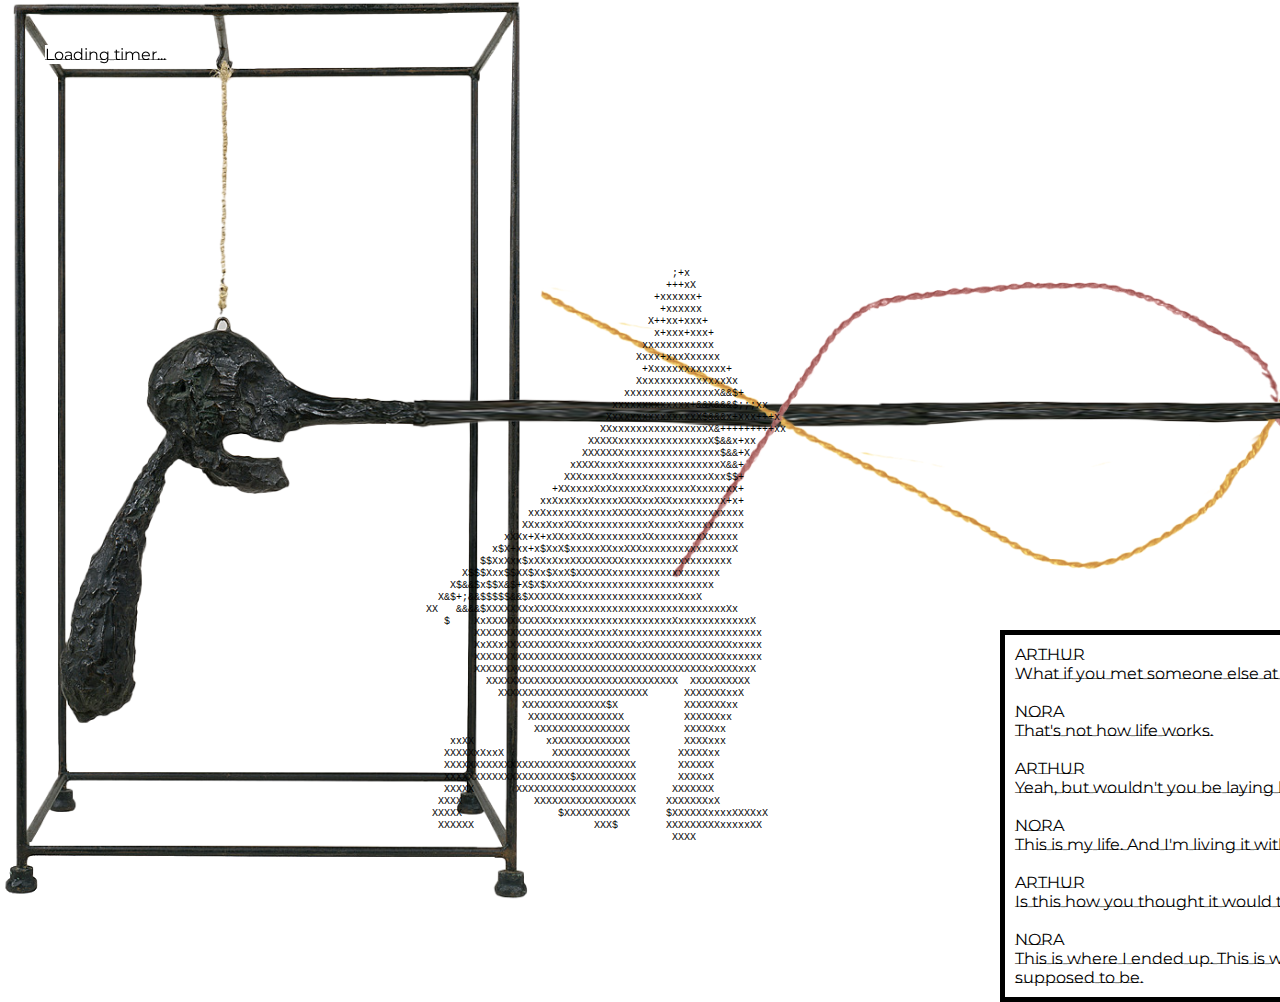
<file: index.html>
<!DOCTYPE html>
<html>
    <head>
        <title></title>
        <meta charset="UTF-8">
        <link rel="stylesheet" href="style.css">
        <style></style>
    </head>

    

    <body>

        <img id="nose" alt="giacometti nose" src="assets/nose.png">
        <img id="threads" alt="pink and yellow rope interweaving around nose" src="assets/threads.png">

        <div id="timerDisplay">Loading timer...</div>

        <div id="scene1" class="textblock"></div>
        <div id="scene2" class="textblock"></div>
        <div id="scene3" class="textblock"></div>
        <div id="ending" class="textblock"></div>



        <div id="cat">
        　　　　　　 ＿＿
        　　　　　／＞　　フ
        　　　　　|  　_　 _l
        　 　　　／` ミ＿꒳ノ
        　　 　 /　　　 　 |
        　　　 /　 ヽ　　 ﾉ
        　 　 │　　|　|　|
        　／￣|　　 |　|　|
        　| (￣ヽ＿_ヽ_)__)
        　＼二つ
        </div>
            
          <div id="bird">
                                                              ;+x                                    
                                                             +++xX                                   
                                                           +xxxxxx+                                  
                                                            +xxxxxx                                  
                                                          X++xx+xxx+                                 
                                                           x+xxx+xxx+                                
                                                         xxxxxxxxxxxx                                
                                                        Xxxx+xxxXxxxxx                               
                                                         +Xxxxxxxxxxxxx+                             
                                                        XxxxxxxxxxxxxxxXx                            
                                                      xxxxxxxxxxxxxxxX&&$+                           
                                                    xxxxxxxxxxxxx+&&X&&&$;;;xx                       
                                                   XxxxxxxxxxxxxxxX$&&&x+xxx+++x                     
                                                  XXxxxxxxxxxxxxxxxxX&+++++++++xx                    
                                                XXXXXxxxxxxxxxxxxxxxX$&&x+xx                         
                                               XXXXXXXxxxxxxxxxxxxxxxx$&&+X                          
                                             xXXXXxxxXxxxxxxxxxxxxxxxxX&&+                           
                                            XXXxxxxxXxxxxxxxxxxxxxxxXxx$$+                           
                                          +XXxxxxXxXxxxxxXxxxxxxxXxxxxxxx+                           
                                        xxXxxXxxXxxxxXXXXxxXXXxxxxxxxxx+x+                           
                                      xxXxxxxxxXxxxxXXXXXxXXXxxXxxxxxxxxxx                           
                                     XXxxXxxXXXxxxxxxxxxxxXxxxxXxxxxxxxxxx                           
                                  xXXx+X+xXXxXxXXxxxxxxxxXXxxxxxxxxXxxxxx                            
                                x$X+xx+x$XxX$xxxxxXXxxXXXxxxxxxxxxxxxxxxX                            
                              $$XxXxx$xXXxXxxXXXXXXXXXxxxxxxxxxxxxxxxxxx                             
                           X$$$Xxx$$XX$Xx$XxX$XXXXXXxxxxxxxxxxxxxxxxxx                               
                         X$&&$x$$X&$+X$X$XxXXXXxxxxxxxxxxxxxxxxxxxxxx                                
                       X&$+;&&$$$$$&&$XXXXXXxxxxxxxxxxxxxxxxxxxXxxX                                  
                     XX   &&&&$XXXXXXXxXXXXxxxxxxxxxxxxxxxxxxxxxxxxxxxxXx                            
                        $    XxXXXXXXXXXXXxxxxxxxxxxxxxxxxxxxxXxxxxxxxxxxxxX                         
                             XXXXXXXXXXXXXXXxXXXXxxxXxxxxxxxxxxxxxxxxxxxxxxxx                        
                             XxXXxXXXXXXXXXXXxxxxXXXXXXXxXXXXXXXXXXXXXXXxxxxx                        
                             XXXXXXXXXXXXXXXXXXXXXXXXXXXXXXXXXXXXXXXXXXxxxxxx                        
                             XXXXXXXXXXXXXXXXXXXXXXXXXXXXXXXXXXXXXXXxXXXXxxX                         
                               XXXXXXXXXXXXXXXXXXXXXXXXXXXXXXXX  XXXXXXXXXX                          
                                 XXXXXXXXXXXXXXXXXXXXXXXXX      XXXXXXXxxX                           
                                     XXXXXXXXXXXXXX$X           XXXXXXXxx                            
                                      XXXXXXXXXXXXXXXX          XXXXXXxx                             
                                       XXXXXXXXXXXXXXXX         XXXXXxx                              
                         xxXX            xXXXXXXXXXXXXX         XXXXxxx                              
                        XXXXXxXxxX        XXXXXXXXXXXXX        XXXXXxx                               
                        XXXXXXXXXXXXXXXXXXXXXXXXXXXXXXXX       XXXXXX                                
                        XXXXXXXXXXXXXXXXXXXXX$XXXXXXXXXX       XXXXxX                                
                        XXXXX       XXXXXXXXXXXXXXXXXXXX      XXXXXXX                                
                       XXXX            XXXXXXXXXXXXXXXXX     XXXXXXXxX                               
                      XXXXX                $XXXXXXXXXXX      $XXXXXXxxxxXXXXxX                       
                       XXXXXX                    XXX$        XXXXXXXXXxxxxxXX                        
                                                              XXXX                                   
                                                                       
          </div>
          <div id="duolingo"><img src="assets/duolingo.jpeg"></div>
          <div id="flow" style="width: 50px;"><img src="assets/flow.jpeg"></div>
          <div id="shows"><img src="assets/showsinManhattan.jpeg"></div>
          
          <script src="script.js"></script>
          <script src="scenes.js"></script>
    </body>
</html>
</file>
<file: style.css>
@font-face {
    font-family: montserrat;
    src: url("assets/MontserratUnderline-VariableFont_wght.ttf");
}

body 
{
    font-family: montserrat;
    text-align: center;
    margin-top: 20%;
}


.textblock 
{
    position: absolute;
    font-family: montserrat;
    text-align: left;
    width: 400px; 
    top: 7vh;
    left: 2000px;
    padding: 10px;
    border: 5px solid rgb(0, 0, 0);
    background-color: white;
    z-index: ;
}

#scene1
{
    top: 70vh;
    left: 1000px;
}

#scene2
{
    top: 10vh;
    left: 2000px;
}

#scene3
{
    top: 70vh;
    left: 2800px;
}

#ending 
{
    top: 20vh;
    left: 3500px;
}

#timerDisplay 
{
    font-size: 1em;
    position: fixed;
    top: 5vh;
    left: 5vh;
    margin-bottom: 20px;
    background-color: white;
    z-index: 50;
}

#nose 
{
    position: absolute;
    z-index: -10;
    height: 100vh;
    top: 0;
    left: 0;
}

#threads 
{
    position: absolute;
    z-index: -1;
    height: 40vh;
    top: 26vh;
    left: 60vh;
}


#cat {
    position: absolute; 
    left: 3100px;
    font-family: monospace;
    white-space: pre;
    font-size: 10px;
    text-align: left;
    line-height: 1.2;
}

#bird {
    position: absolute; 
    left: 300px;
    font-family: monospace;
    white-space: pre;
    font-size: 10px;
    text-align: left;
    line-height: 1.2;
}


/*
#bird {
    position: absolute;
    top: 0px;
    left: 0px;
    width: 50px;
    height: 50px;
    display: none;
    block-size: 150px;
}
*/

#duolingo {
    position: absolute;
    top: 0px;
    right: 0px;
    width: 50px;
    height: 50px;
    display: none;
}

#flow {
    position: absolute;
    top: 0px;
    right: 0px;
    width: 50px;
    height: 50px;
    display: none;
}

#shows {
    position: absolute;
    top: 0px;
    right: 0px;
    width: 50px;
    height: 50px;
    display: none;

}
</file>
